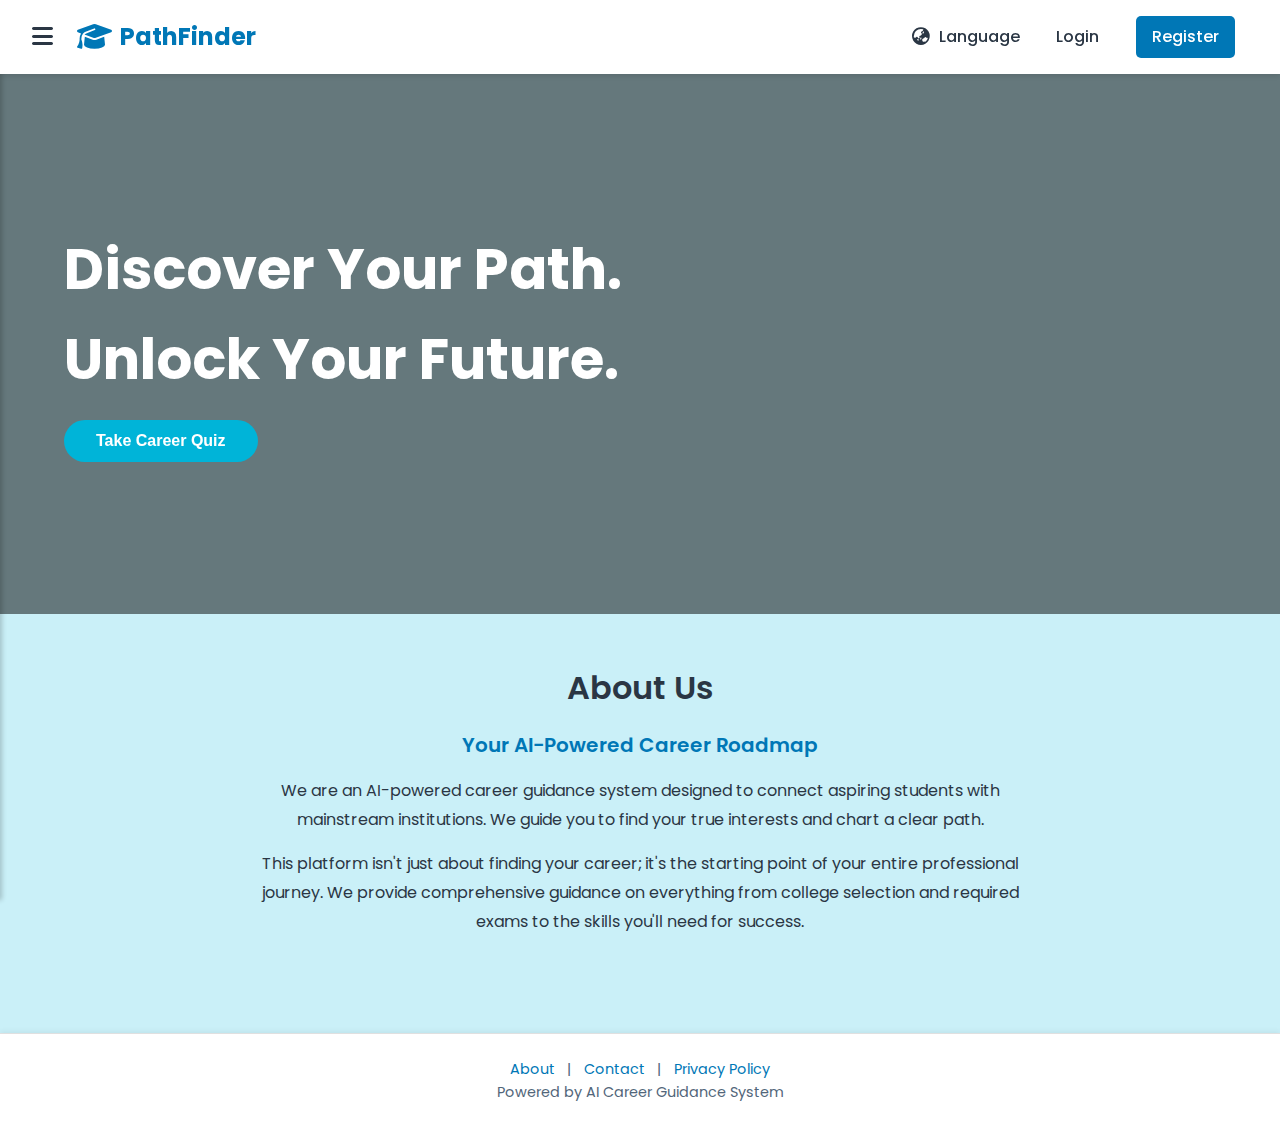
<file: index.html>
<!DOCTYPE html>
<html lang="en">
<head>
    <meta charset="UTF-8">
    <meta name="viewport" content="width=device-width, initial-scale=1.0">
    <title>PathFinder - AI Career Advisor</title>
    <link rel="stylesheet" href="style.css">
    <link rel="stylesheet" href="https://cdnjs.cloudflare.com/ajax/libs/font-awesome/6.1.1/css/all.min.css">
    <link href="https://fonts.googleapis.com/css2?family=Poppins:wght@400;500;600;700&display=swap" rel="stylesheet">
</head>
<body>

    <header class="header">
        <div class="header-left">
            <div class="menu-icon" id="menu-toggle">
                <i class="fas fa-bars"></i>
            </div>
            <div class="logo">
                <i class="fas fa-graduation-cap"></i> PathFinder
            </div>
        </div>
        <div class="header-right">
            <a href="https://huggingface.co/ai4bharat/indic-conformer-600m-multilingual" target="_blank" class="nav-link language-link">
                <i class="fas fa-globe-asia"></i> Language
            </a>
            <a href="login.html" class="nav-link">Login</a>
            <a href="register.html" class="nav-link register-btn">Register</a>
        </div>
    </header>

    <nav class="side-menu" id="side-menu">
        <a href="index.html" class="menu-item active">Home</a>
        <a href="dashboard.html" class="menu-item">Dashboard</a>
        <a href="#" class="menu-item">Quiz</a>
        <a href="#" class="menu-item">Institutions</a>
        <a href="#" class="menu-item">Subjects</a>
        <a href="#" class="menu-item">About Us</a>
    </nav>

    <main>
        <section class="hero-section">
    <div class="hero-content">
        <h1>Discover Your Path.<br>Unlock Your Future.</h1>
        <a href="http://localhost:8501" class="cta-link">
            <button class="cta-button">Take Career Quiz</button>
        </a>
    </div>
</section>

        <section class="about-us-section">
            <div class="about-us-content">
                <h2>About Us</h2>
                <h3 class="highlight">Your AI-Powered Career Roadmap</h3>
                <p>We are an AI-powered career guidance system designed to connect aspiring students with mainstream institutions. We guide you to find your true interests and chart a clear path.</p>
                <p>This platform isn't just about finding your career; it's the starting point of your entire professional journey. We provide comprehensive guidance on everything from college selection and required exams to the skills you'll need for success.</p>
            </div>
        </section>
    </main>

    <footer class="footer">
        <div class="footer-links">
            <a href="#">About</a> | <a href="#">Contact</a> | <a href="#">Privacy Policy</a>
        </div>
        <p>Powered by AI Career Guidance System</p>
    </footer>

    <script src="script.js"></script>
</body>
</html>
</file>
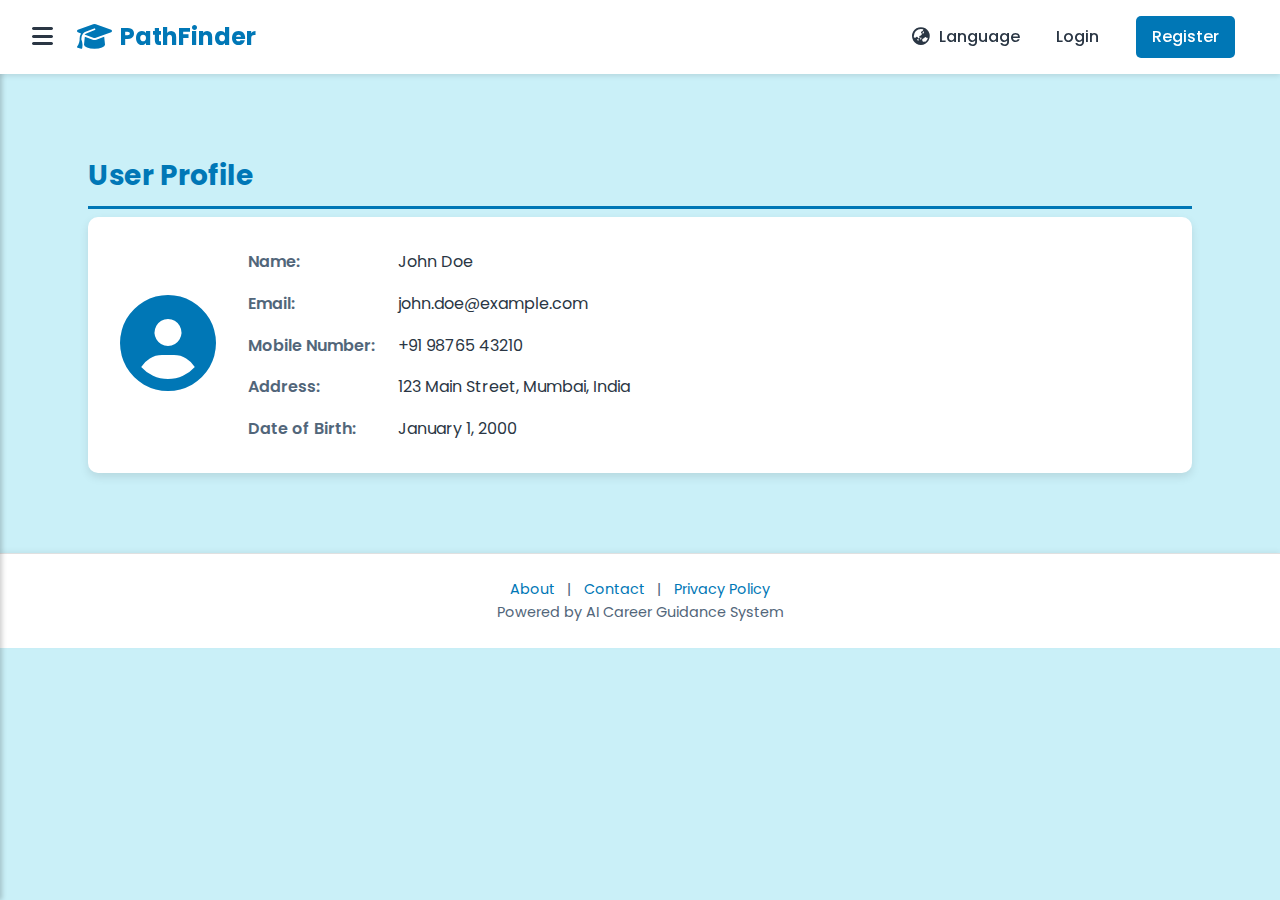
<file: dashboard.html>
<!DOCTYPE html>
<html lang="en">
<head>
    <meta charset="UTF-8">
    <meta name="viewport" content="width=device-width, initial-scale=1.0">
    <title>PathFinder - Dashboard</title>
    <link rel="stylesheet" href="style.css">
    <link rel="stylesheet" href="https://cdnjs.cloudflare.com/ajax/libs/font-awesome/6.1.1/css/all.min.css">
    <link href="https://fonts.googleapis.com/css2?family=Poppins:wght@400;500;600;700&display=swap" rel="stylesheet">
</head>
<body>

    <header class="header">
        <div class="header-left">
            <div class="menu-icon" id="menu-toggle">
                <i class="fas fa-bars"></i>
            </div>
            <div class="logo">
                <i class="fas fa-graduation-cap"></i> PathFinder
            </div>
        </div>
        <div class="header-right">
            <a href="https://huggingface.co/ai4bharat/indic-conformer-600m-multilingual" target="_blank" class="nav-link language-link">
                <i class="fas fa-globe-asia"></i> Language
            </a>
            <a href="login.html" class="nav-link">Login</a>
            <a href="register.html" class="nav-link register-btn">Register</a>
        </div>
    </header>

    <nav class="side-menu" id="side-menu">
        <a href="index.html" class="menu-item">Home</a>
        <a href="dashboard.html" class="menu-item active">Dashboard</a>
        <a href="subjects.html" class="menu-item">Subjects</a>
        <a href="institutions.html" class="menu-item">Institutions</a>
        <a href="#" class="menu-item">Quiz</a>
        <a href="#" class="menu-item">About Us</a>
    </nav>

    <main class="dashboard-page">
        <section class="profile-section">
            <h2 class="section-heading">User Profile</h2>
            <div class="profile-card">
                <div class="profile-avatar">
                    <i class="fas fa-user-circle"></i>
                </div>
                <div class="profile-details">
                    <div class="profile-item">
                        <span class="label">Name:</span>
                        <span class="value">John Doe</span>
                    </div>
                    <div class="profile-item">
                        <span class="label">Email:</span>
                        <span class="value">john.doe@example.com</span>
                    </div>
                    <div class="profile-item">
                        <span class="label">Mobile Number:</span>
                        <span class="value">+91 98765 43210</span>
                    </div>
                    <div class="profile-item">
                        <span class="label">Address:</span>
                        <span class="value">123 Main Street, Mumbai, India</span>
                    </div>
                    <div class="profile-item">
                        <span class="label">Date of Birth:</span>
                        <span class="value">January 1, 2000</span>
                    </div>
                </div>
            </div>
        </section>
    </main>

    <footer class="footer">
        <div class="footer-links">
            <a href="#">About</a> | <a href="#">Contact</a> | <a href="#">Privacy Policy</a>
        </div>
        <p>Powered by AI Career Guidance System</p>
    </footer>

    <script src="script.js"></script>
</body>
</html>
</file>
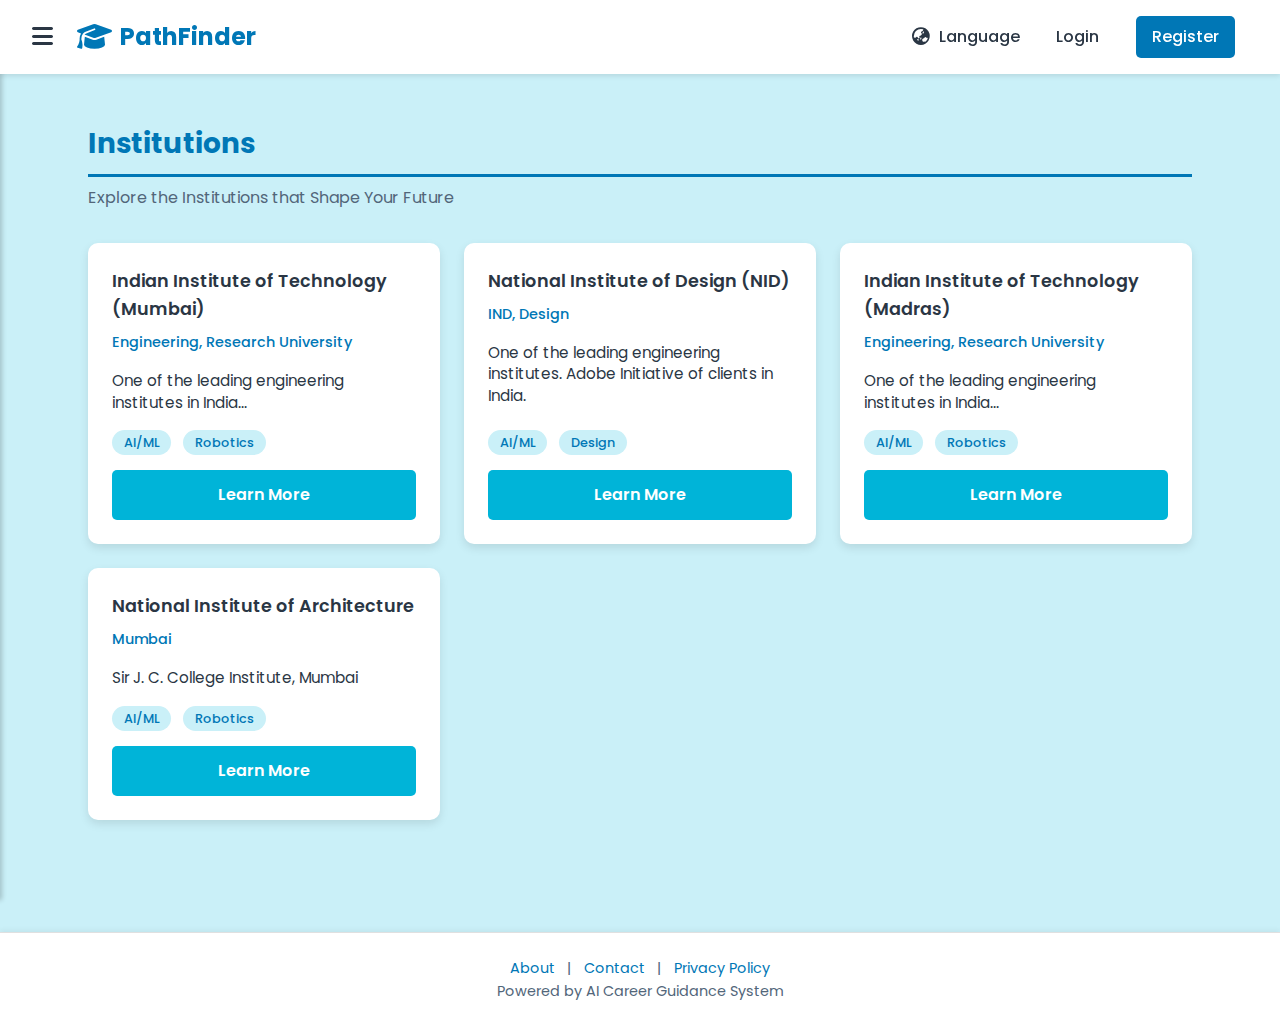
<file: institutions.html>
<!DOCTYPE html>
<html lang="en">
<head>
    <meta charset="UTF-8">
    <meta name="viewport" content="width=device-width, initial-scale=1.0">
    <title>PathFinder - Institutions</title>
    <link rel="stylesheet" href="style.css">
    <link rel="stylesheet" href="https://cdnjs.cloudflare.com/ajax/libs/font-awesome/6.1.1/css/all.min.css">
    <link href="https://fonts.googleapis.com/css2?family=Poppins:wght@400;500;600;700&display=swap" rel="stylesheet">
</head>
<body>

    <header class="header">
        <div class="header-left">
            <div class="menu-icon" id="menu-toggle">
                <i class="fas fa-bars"></i>
            </div>
            <div class="logo">
                <i class="fas fa-graduation-cap"></i> PathFinder
            </div>
        </div>
        <div class="header-right">
            <a href="https://huggingface.co/ai4bharat/indic-conformer-600m-multilingual" target="_blank" class="nav-link language-link">
                <i class="fas fa-globe-asia"></i> Language
            </a>
            <a href="login.html" class="nav-link">Login</a>
            <a href="register.html" class="nav-link register-btn">Register</a>
        </div>
    </header>

    <nav class="side-menu" id="side-menu">
        <a href="index.html" class="menu-item">Home</a>
        <a href="dashboard.html" class="menu-item">Dashboard</a>
        <a href="subjects.html" class="menu-item">Subjects</a>
        <a href="institutions.html" class="menu-item active">Institutions</a>
        <a href="#" class="menu-item">Quiz</a>
        <a href="#" class="menu-item">About Us</a>
    </nav>

    <main class="institutions-page">
        <section class="institutions-section">
            <h2 class="section-heading">Institutions</h2>
            <p class="section-subheading">Explore the Institutions that Shape Your Future</p>
            <div class="institution-grid">
                <div class="institution-card">
                    <h3>Indian Institute of Technology (Mumbai)</h3>
                    <p class="institution-meta">Engineering, Research University</p>
                    <p class="institution-description">One of the leading engineering institutes in India...</p>
                    <div class="institution-tags">
                        <span>AI/ML</span>
                        <span>Robotics</span>
                    </div>
                    <a href="https://www.iitb.ac.in/" target="_blank" class="learn-more-btn">Learn More</a>
                </div>
                <div class="institution-card">
                    <h3>National Institute of Design (NID)</h3>
                    <p class="institution-meta">IND, Design</p>
                    <p class="institution-description">One of the leading engineering institutes. Adobe Initiative of clients in India.</p>
                    <div class="institution-tags">
                        <span>AI/ML</span>
                        <span>Design</span>
                    </div>
                    <a href="https://www.nid.edu/" target="_blank" class="learn-more-btn">Learn More</a>
                </div>
                 <div class="institution-card">
                    <h3>Indian Institute of Technology (Madras)</h3>
                    <p class="institution-meta">Engineering, Research University</p>
                    <p class="institution-description">One of the leading engineering institutes in India...</p>
                    <div class="institution-tags">
                        <span>AI/ML</span>
                        <span>Robotics</span>
                    </div>
                    <a href="https://www.iitm.ac.in/" target="_blank" class="learn-more-btn">Learn More</a>
                </div>
                 <div class="institution-card">
                    <h3>National Institute of Architecture</h3>
                    <p class="institution-meta">Mumbai</p>
                    <p class="institution-description">Sir J. C. College Institute, Mumbai</p>
                    <div class="institution-tags">
                        <span>AI/ML</span>
                        <span>Robotics</span>
                    </div>
                    <a href="https://jnaf.org/" target="_blank" class="learn-more-btn">Learn More</a>
                </div>
            </div>
        </section>
    </main>

    <footer class="footer">
        <div class="footer-links">
            <a href="#">About</a> | <a href="#">Contact</a> | <a href="#">Privacy Policy</a>
        </div>
        <p>Powered by AI Career Guidance System</p>
    </footer>

    <script src="script.js"></script>
</body>
</html>
</file>
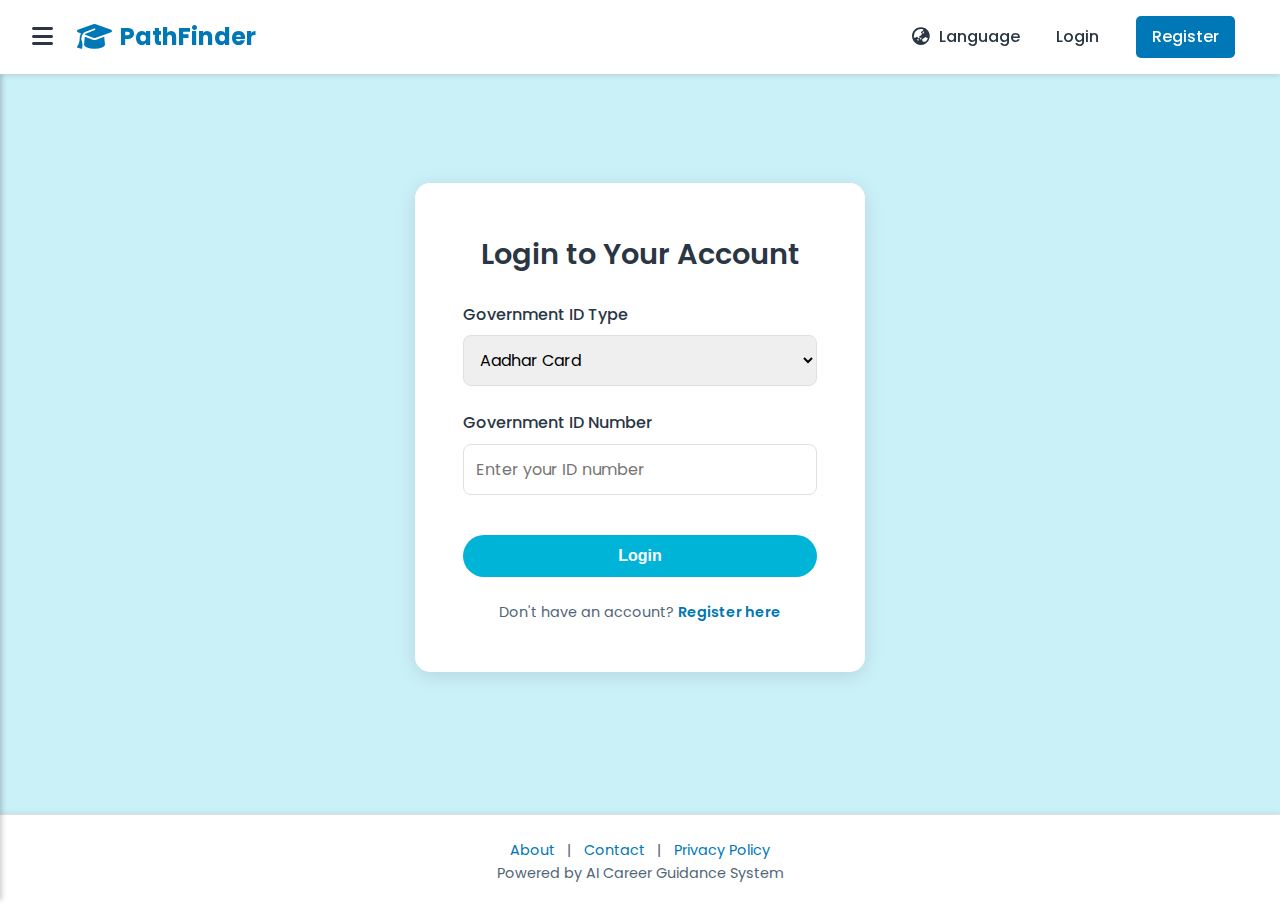
<file: login.html>
<!DOCTYPE html>
<html lang="en">
<head>
    <meta charset="UTF-8">
    <meta name="viewport" content="width=device-width, initial-scale=1.0">
    <title>PathFinder - Login</title>
    <link rel="stylesheet" href="style.css">
    <link rel="stylesheet" href="https://cdnjs.cloudflare.com/ajax/libs/font-awesome/6.1.1/css/all.min.css">
    <link href="https://fonts.googleapis.com/css2?family=Poppins:wght@400;500;600;700&display=swap" rel="stylesheet">
    <script src="https://www.google.com/recaptcha/api.js" async defer></script>
</head>
<body>

    <header class="header">
        <div class="header-left">
            <div class="menu-icon" id="menu-toggle">
                <i class="fas fa-bars"></i>
            </div>
            <div class="logo">
                <i class="fas fa-graduation-cap"></i> PathFinder
            </div>
        </div>
        <div class="header-right">
            <a href="https://huggingface.co/ai4bharat/indic-conformer-600m-multilingual" target="_blank" class="nav-link language-link">
                <i class="fas fa-globe-asia"></i> Language
            </a>
            <a href="login.html" class="nav-link">Login</a>
            <a href="register.html" class="nav-link register-btn">Register</a>
        </div>
    </header>

    <nav class="side-menu" id="side-menu">
        <a href="index.html" class="menu-item">Home</a>
        <a href="dashboard.html" class="menu-item active">Dashboard</a>
        <a href="#" class="menu-item">Quiz</a>
        <a href="#" class="menu-item">Institutions</a>
        <a href="#" class="menu-item">Subjects</a>
        <a href="#" class="menu-item">About Us</a>
    </nav>

    <main class="form-page">
        <div class="form-container">
            <h2>Login to Your Account</h2>
            <form>
                <div class="form-group">
                    <label for="govIdType">Government ID Type</label>
                    <select id="govIdType" name="govIdType">
                        <option value="aadhar">Aadhar Card</option>
                        <option value="pan">PAN Card</option>
                        <option value="driverLicense">Driver's License</option>
                    </select>
                </div>
                <div class="form-group">
                    <label for="govIdNumber">Government ID Number</label>
                    <input type="text" id="govIdNumber" name="govIdNumber" placeholder="Enter your ID number" required>
                </div>
                <div class="g-recaptcha" data-sitekey="YOUR_RECAPTCHA_SITE_KEY"></div>
                <button type="submit" class="cta-button form-button">Login</button>
            </form>
            <p class="form-switch">Don't have an account? <a href="register.html">Register here</a></p>
        </div>
    </main>

    <footer class="footer">
        <div class="footer-links">
            <a href="#">About</a> | <a href="#">Contact</a> | <a href="#">Privacy Policy</a>
        </div>
        <p>Powered by AI Career Guidance System</p>
    </footer>

    <script src="script.js"></script>
</body>
</html>
</file>
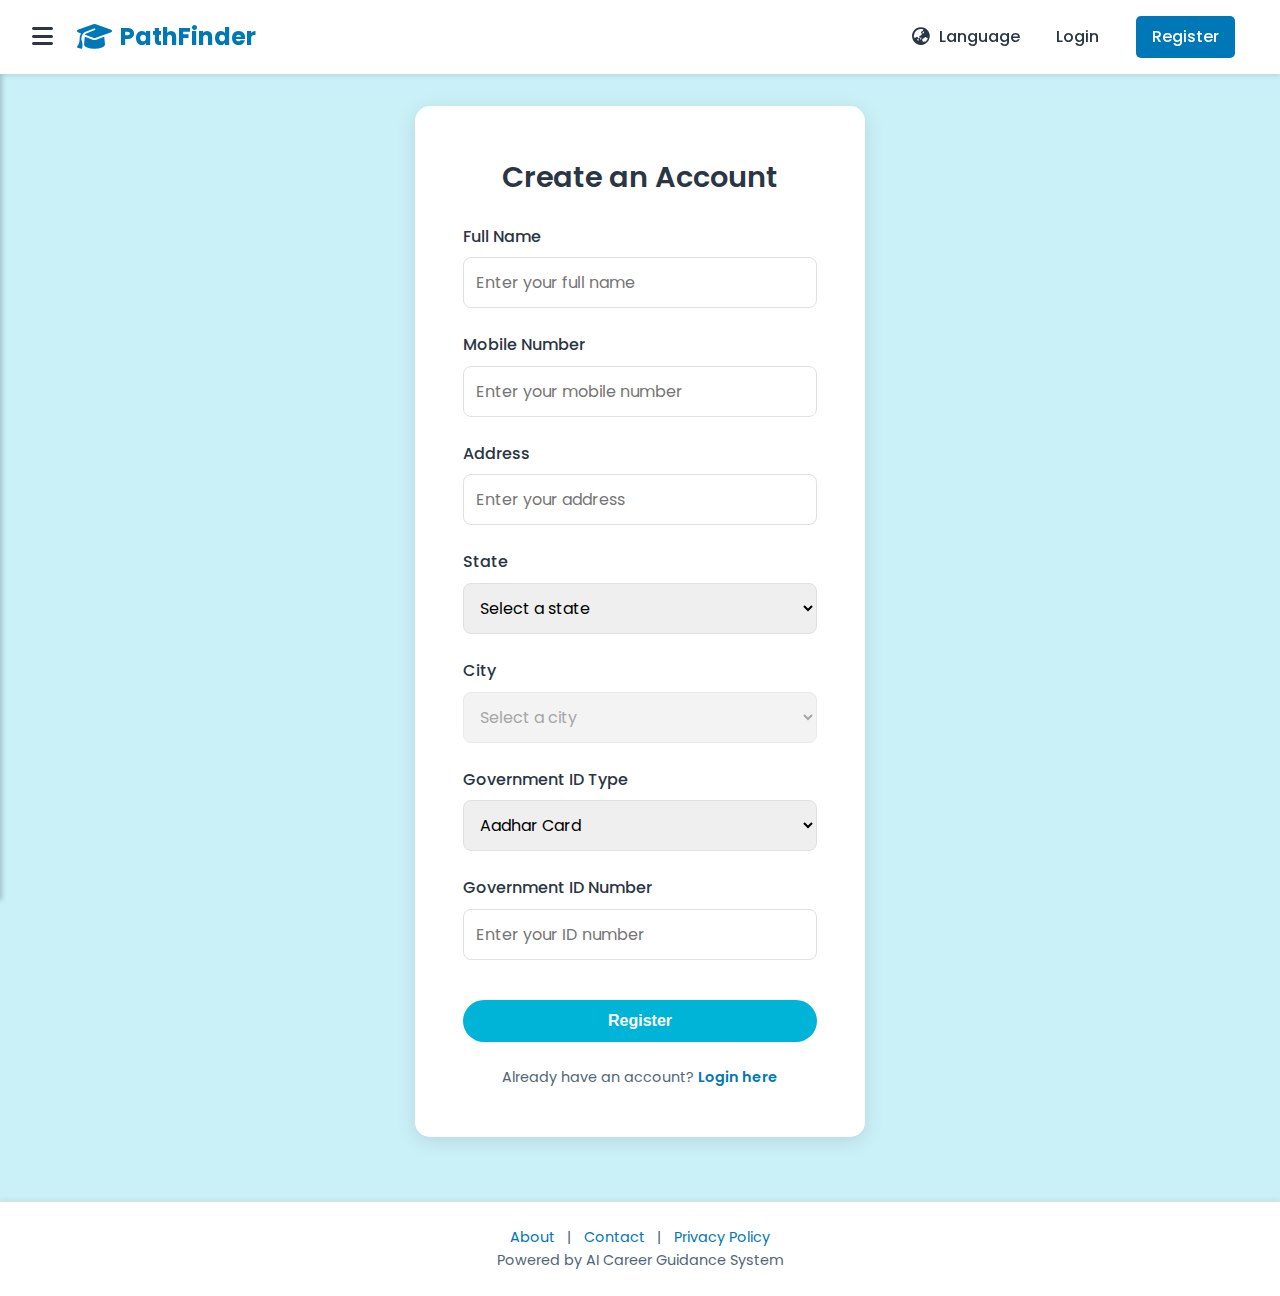
<file: register.html>
<!DOCTYPE html>
<html lang="en">
<head>
    <meta charset="UTF-8">
    <meta name="viewport" content="width=device-width, initial-scale=1.0">
    <title>PathFinder - Register</title>
    <link rel="stylesheet" href="style.css">
    <link rel="stylesheet" href="https://cdnjs.cloudflare.com/ajax/libs/font-awesome/6.1.1/css/all.min.css">
    <link href="https://fonts.googleapis.com/css2?family=Poppins:wght@400;500;600;700&display=swap" rel="stylesheet">
</head>
<body>

    <header class="header">
        <div class="header-left">
            <div class="menu-icon" id="menu-toggle">
                <i class="fas fa-bars"></i>
            </div>
            <div class="logo">
                <i class="fas fa-graduation-cap"></i> PathFinder
            </div>
        </div>
        <div class="header-right">
            <a href="https://huggingface.co/ai4bharat/indic-conformer-600m-multilingual" target="_blank" class="nav-link language-link">
                <i class="fas fa-globe-asia"></i> Language
            </a>
            <a href="login.html" class="nav-link">Login</a>
            <a href="register.html" class="nav-link register-btn">Register</a>
        </div>
    </header>

    <nav class="side-menu" id="side-menu">
        <a href="index.html" class="menu-item">Home</a>
        <a href="dashboard.html" class="menu-item">Dashboard</a>
        <a href="#" class="menu-item">Quiz</a>
        <a href="#" class="menu-item">Institutions</a>
        <a href="#" class="menu-item">Subjects</a>
        <a href="#" class="menu-item">About Us</a>
    </nav>

    <main class="form-page">
        <div class="form-container">
            <h2>Create an Account</h2>
            <form>
                <div class="form-group">
                    <label for="fullName">Full Name</label>
                    <input type="text" id="fullName" name="fullName" placeholder="Enter your full name" required>
                </div>
                <div class="form-group">
                    <label for="mobileNumber">Mobile Number</label>
                    <input type="tel" id="mobileNumber" name="mobileNumber" placeholder="Enter your mobile number" required>
                </div>
                <div class="form-group">
                    <label for="address">Address</label>
                    <input type="text" id="address" name="address" placeholder="Enter your address" required>
                </div>
                <div class="form-group">
                    <label for="state">State</label>
                    <select id="state" name="state" required>
                        <option value="">Select a state</option>
                        </select>
                </div>
                <div class="form-group">
                    <label for="city">City</label>
                    <select id="city" name="city" required disabled>
                        <option value="">Select a city</option>
                        </select>
                </div>
                <div class="form-group">
                    <label for="govIdType">Government ID Type</label>
                    <select id="govIdType" name="govIdType" required>
                        <option value="aadhar">Aadhar Card</option>
                        <option value="pan">PAN Card</option>
                        <option value="driverLicense">Driver's License</option>
                    </select>
                </div>
                <div class="form-group">
                    <label for="govIdNumber">Government ID Number</label>
                    <input type="text" id="govIdNumber" name="govIdNumber" placeholder="Enter your ID number" required>
                </div>
                <button type="submit" class="cta-button form-button">Register</button>
            </form>
            <p class="form-switch">Already have an account? <a href="login.html">Login here</a></p>
        </div>
    </main>

    <footer class="footer">
        <div class="footer-links">
            <a href="#">About</a> | <a href="#">Contact</a> | <a href="#">Privacy Policy</a>
        </div>
        <p>Powered by AI Career Guidance System</p>
    </footer>

    <script src="script.js"></script>
</body>
</html>
</file>
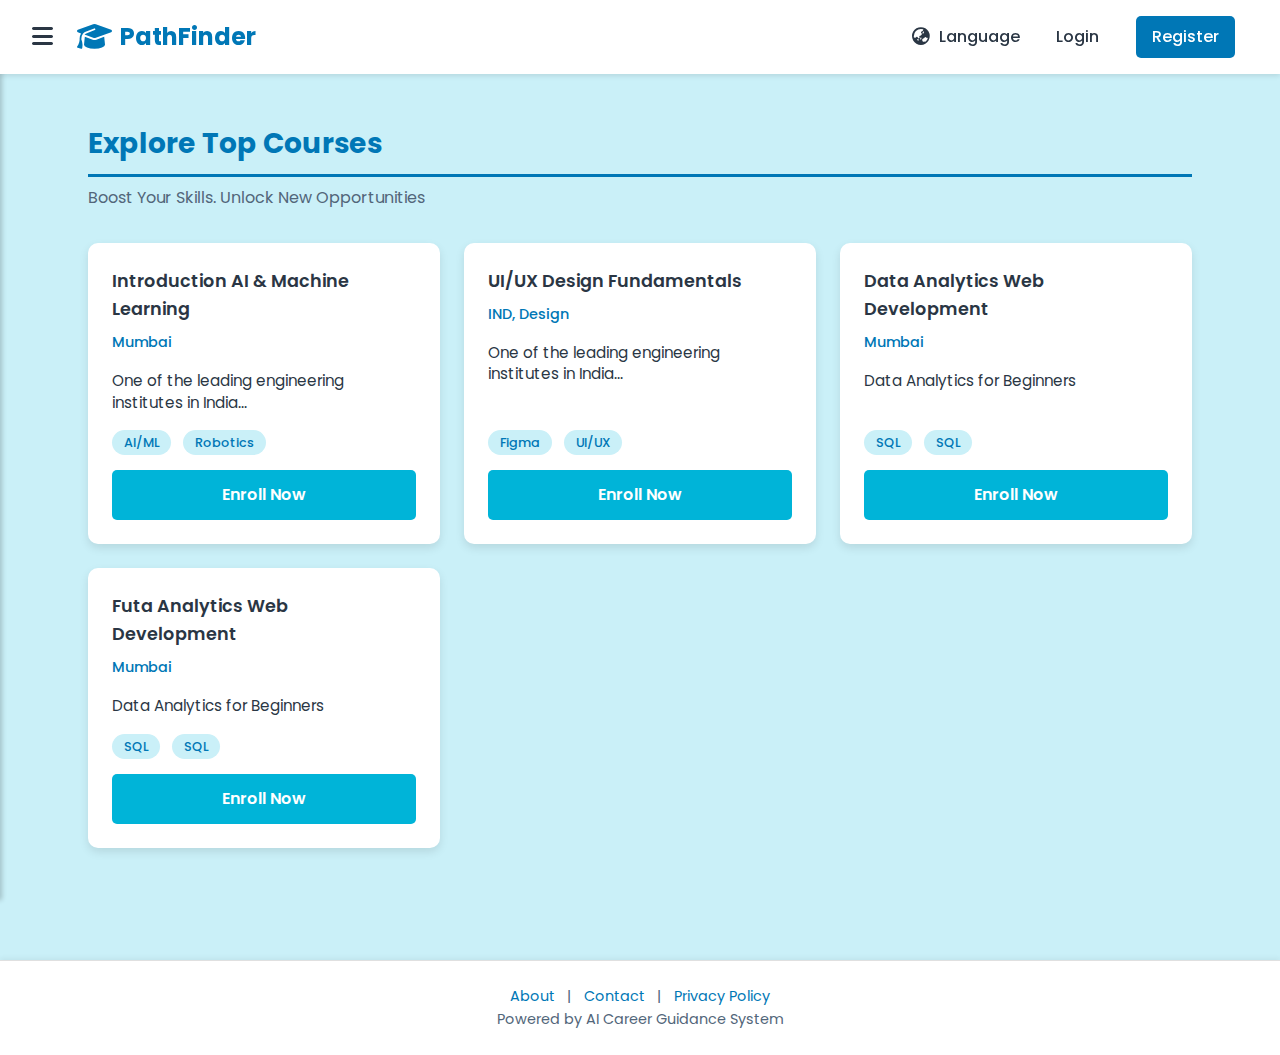
<file: subjects.html>
<!DOCTYPE html>
<html lang="en">
<head>
    <meta charset="UTF-8">
    <meta name="viewport" content="width=device-width, initial-scale=1.0">
    <title>PathFinder - Subjects</title>
    <link rel="stylesheet" href="style.css">
    <link rel="stylesheet" href="https://cdnjs.cloudflare.com/ajax/libs/font-awesome/6.1.1/css/all.min.css">
    <link href="https://fonts.googleapis.com/css2?family=Poppins:wght@400;500;600;700&display=swap" rel="stylesheet">
</head><body>

    <header class="header">
        <div class="header-left">
            <div class="menu-icon" id="menu-toggle">
                <i class="fas fa-bars"></i>
            </div>
            <div class="logo">
                <i class="fas fa-graduation-cap"></i> PathFinder
            </div>
        </div>
        <div class="header-right">
            <a href="https://huggingface.co/ai4bharat/indic-conformer-600m-multilingual" target="_blank" class="nav-link language-link">
                <i class="fas fa-globe-asia"></i> Language
            </a>
            <a href="login.html" class="nav-link">Login</a>
            <a href="register.html" class="nav-link register-btn">Register</a>
        </div>
    </header>

    <nav class="side-menu" id="side-menu">
        <a href="index.html" class="menu-item">Home</a>
        <a href="dashboard.html" class="menu-item">Dashboard</a>
        <a href="subjects.html" class="menu-item active">Subjects</a>
        <a href="institutions.html" class="menu-item">Institutions</a>
        <a href="#" class="menu-item">Quiz</a>
        <a href="#" class="menu-item">About Us</a>
    </nav>

    <main class="subjects-page">
        <section class="top-courses-section">
            <h2 class="section-heading">Explore Top Courses</h2>
            <p class="section-subheading">Boost Your Skills. Unlock New Opportunities</p>
            <div class="course-grid">
                <div class="course-card">
                    <h3>Introduction AI & Machine Learning</h3>
                    <p class="course-meta">Mumbai</p>
                    <p class="course-description">One of the leading engineering institutes in India...</p>
                    <div class="course-tags">
                        <span>AI/ML</span>
                        <span>Robotics</span>
                    </div>
                    <a href="https://www.iitb.ac.in/academics/courses" target="_blank" class="enroll-btn">Enroll Now</a>
                </div>
                <div class="course-card">
                    <h3>UI/UX Design Fundamentals</h3>
                    <p class="course-meta">IND, Design</p>
                    <p class="course-description">One of the leading engineering institutes in India...</p>
                    <div class="course-tags">
                        <span>Figma</span>
                        <span>UI/UX</span>
                    </div>
                    <a href="https://www.nid.edu/academics/programmes/masters-in-design" target="_blank" class="enroll-btn">Enroll Now</a>
                </div>
                <div class="course-card">
                    <h3>Data Analytics Web Development</h3>
                    <p class="course-meta">Mumbai</p>
                    <p class="course-description">Data Analytics for Beginners</p>
                    <div class="course-tags">
                        <span>SQL</span>
                        <span>SQL</span>
                    </div>
                    <a href="https://online.iitb.ac.in/" target="_blank" class="enroll-btn">Enroll Now</a>
                </div>
                <div class="course-card">
                    <h3>Futa Analytics Web Development</h3>
                    <p class="course-meta">Mumbai</p>
                    <p class="course-description">Data Analytics for Beginners</p>
                    <div class="course-tags">
                        <span>SQL</span>
                        <span>SQL</span>
                    </div>
                    <a href="https://www.coursera.org/" target="_blank" class="enroll-btn">Enroll Now</a>
                </div>
            </div>
        </section>
    </main>

    <footer class="footer">
        <div class="footer-links">
            <a href="#">About</a> | <a href="#">Contact</a> | <a href="#">Privacy Policy</a>
        </div>
        <p>Powered by AI Career Guidance System</p>
    </footer>

    <script src="script.js"></script>
</body>
</html>
</file>
<file: style.css>
:root {
    --primary-blue: #0077B6;
    --secondary-blue: #00B4D8;
    --dark-blue: #03045E;
    --tertiary-blue: #caf0f8;
    --card-bg: #ffffff;
    --text-dark: #2A3644;
    --text-light: #52667A;
    --border-light: #e0e0e0;
    --green-icon: #4CAF50;
    --yellow-icon: #FFC107;
}

* {
    box-sizing: border-box;
    margin: 0;
    padding: 0;
}

body {
    font-family: 'Poppins', sans-serif;
    background-color: var(--tertiary-blue);
    color: var(--text-dark);
    line-height: 1.6;
}

/* --- Header --- */
.header {
    display: flex;
    justify-content: space-between;
    align-items: center;
    padding: 1rem 3rem;
    background-color: var(--card-bg);
    box-shadow: 0 2px 10px rgba(0, 0, 0, 0.05);
}

.header-left {
    display: flex;
    align-items: center;
}

.menu-icon {
    font-size: 1.5rem;
    color: var(--text-dark);
    cursor: pointer;
    margin-right: 1.5rem;
}

.logo {
    font-size: 1.5rem;
    font-weight: 700;
    color: var(--primary-blue);
}

.logo i {
    margin-right: 0.5rem;
}

.header-right {
    display: flex;
    align-items: center;
}

.nav-link {
    text-decoration: none;
    color: var(--text-light);
    margin: 0 0.8rem;
    font-weight: 500;
    transition: color 0.3s;
}

.nav-link:hover {
    color: var(--primary-blue);
}

.register-btn {
    background-color: var(--primary-blue);
    color: #fff;
    padding: 0.5rem 1rem;
    border-radius: 5px;
    margin-left: 1rem;
    transition: background-color 0.3s, transform 0.2s;
}

.register-btn:hover {
    background-color: var(--dark-blue);
    transform: translateY(-2px);
}

.language-link {
    display: flex;
    align-items: center;
    gap: 0.25rem;
}
.language-link i {
    font-size: 1.1rem;
}

/* --- Side Menu --- */
.side-menu {
    position: fixed;
    top: 0;
    left: -250px;
    width: 250px;
    height: 100%;
    background-color: #fff;
    box-shadow: 2px 0 10px rgba(0, 0, 0, 0.1);
    display: flex;
    flex-direction: column;
    padding-top: 5rem;
    transition: left 0.3s ease-in-out;
    z-index: 1000;
}

.side-menu.active {
    left: 0;
}

.side-menu .menu-item {
    text-decoration: none;
    color: var(--text-dark);
    padding: 1rem 2rem;
    font-size: 1.1rem;
    font-weight: 500;
    transition: background-color 0.3s, color 0.3s;
}

.side-menu .menu-item:hover, .side-menu .menu-item.active {
    background-color: var(--secondary-blue);
    color: var(--primary-blue);
    
}

/* --- Hero Section --- */
.hero-section {
    background-image: url('https://t3.ftcdn.net/jpg/09/43/27/26/360_F_943272613_O4xif7C42cWAfmJY7t2p7Zkk1TGphjgB.jpg');
    background-size: cover;
    background-position: center;
    background-repeat: no-repeat;
    height: 60vh;
    display: flex;
    align-items: center;
    position: relative;
    padding: 0 4rem; /* Padding for text alignment */
    color: #fff;
}

.hero-section::before {
    content: '';
    position: absolute;
    top: 0;
    left: 0;
    width: 100%;
    height: 100%;
    background-color: rgba(0, 0, 0, 0.5);
    backdrop-filter: blur(2px); /* Blur effect */
    z-index: 0;
}

.hero-content {
    position: relative;
    z-index: 1;
    text-align: left;
}

.hero-content h1 {
    font-size: 3.5rem;
    font-weight: 700;
    margin-bottom: 1rem;
}

.cta-button {
    padding: 0.75rem 2rem;
    border: none;
    border-radius: 50px;
    background-color: var(--secondary-blue);
    color: #fff;
    font-size: 1rem;
    font-weight: 600;
    cursor: pointer;
    transition: background-color 0.3s, transform 0.2s;
}

.cta-button:hover {
    background-color: #79aeda;
    transform: translateY(-2px);
}

/* --- About Us Section --- */
.about-us-section {
    padding: 3rem;
    text-align: center;
}

.about-us-content {
    max-width: 800px;
    margin: 0 auto;
}

.about-us-content h2 {
    font-size: 2rem;
    font-weight: 600;
    margin-bottom: 1rem;
}

.about-us-content .highlight {
    font-size: 1.25rem;
    font-weight: 600;
    color: var(--primary-blue);
    margin-bottom: 1rem;
    display: inline-block;
}

.about-us-content p {
    font-size: 1rem;
    color: var(--text-dark);
    margin-bottom: 1rem;
    line-height: 1.8;
}

/* --- Dashboard Page Styles --- */
.dashboard-page {
    padding: 3rem;
    max-width: 1000px;
    margin: 0 auto;
}

.dashboard-section {
    background-color: var(--card-bg);
    padding: 2.5rem;
    border-radius: 15px;
    box-shadow: 0 4px 15px rgba(0, 0, 0, 0.1);
    margin-bottom: 2rem;
}

.section-heading {
    font-size: 1.75rem;
    font-weight: 700;
    color: var(--primary-blue);
    margin-bottom: 1.5rem;
    border-bottom: 3px solid var(--primary-blue);
    padding-bottom: 0.5rem;
}

.sub-heading {
    font-size: 1.25rem;
    font-weight: 600;
    color: var(--text-dark);
    margin-top: 1.5rem;
    margin-bottom: 1rem;
}

.career-quiz-content {
    display: flex;
    flex-direction: column;
    align-items: center;
    gap: 2rem;
}

.pie-chart-container {
    width: 250px;
    height: 250px;
}
.highlighted-results {
    text-align: center;
}

.highlight-label {
    font-size: 1.1rem;
    font-weight: 600;
    color: var(--text-dark);
    margin-bottom: 0.5rem;
}

.highlight-result {
    font-size: 1.2rem;
    font-weight: 700;
    color: var(--dark-blue);
    margin: 0.5rem 0;
}

.highlight-result i {
    color: var(--primary-blue);
    margin-right: 0.5rem;
}

.journey-ahead, .skills-to-master, .institutions-list {
    margin-top: 2rem;
}

.path-list, .skills-list, .institutions-list {
    list-style: none;
    padding: 0;
}

.path-list li, .skills-list li, .institutions-list li {
    font-size: 1rem;
    margin-bottom: 0.75rem;
    color: var(--text-light);
    display: flex;
    align-items: center;
    gap: 0.75rem;
}

.path-list li i, .skills-list li i, .institutions-list li i {
    color: var(--secondary-blue);
}

.skills-list li b {
    color: var(--dark-blue);
}

.skills-icon, .institution-icon {
    font-size: 1.1rem;
}

hr {
    border: none;
    border-top: 1px dashed var(--border-light);
    margin: 3rem 0;
}


/* --- Form Page Styles --- */
.form-page {
    display: flex;
    justify-content: center;
    align-items: center;
    min-height: calc(100vh - 12rem); /* Adjust based on header/footer height */
    padding: 2rem 1rem;
}

.form-container {
    background-color: var(--card-bg);
    padding: 3rem;
    border-radius: 15px;
    box-shadow: 0 4px 20px rgba(0, 0, 0, 0.1);
    width: 100%;
    max-width: 450px;
    text-align: center;
}

.form-container h2 {
    font-size: 1.8rem;
    font-weight: 600;
    margin-bottom: 1.5rem;
}

.form-group {
    text-align: left;
    margin-bottom: 1.5rem;
}

.form-group label {
    display: block;
    font-weight: 500;
    margin-bottom: 0.5rem;
}

.form-group input, .form-group select {
    width: 100%;
    padding: 0.75rem;
    border: 1px solid var(--border-light);
    border-radius: 8px;
    font-size: 1rem;
    font-family: 'Poppins', sans-serif;
}

.form-group input:focus, .form-group select:focus {
    outline: none;
    border-color: var(--primary-blue);
    box-shadow: 0 0 0 2px rgba(0, 119, 182, 0.2);
}

.form-button {
    width: 100%;
    margin-top: 1rem;
}

.form-switch {
    margin-top: 1.5rem;
    font-size: 0.9rem;
    color: var(--text-light);
}

.form-switch a {
    color: var(--primary-blue);
    text-decoration: none;
    font-weight: 600;
}

/* --- Footer --- */
.footer {
    text-align: center;
    padding: 2rem;
    background-color: var(--card-bg);
    border-top: 1px solid var(--border-light);
    color: var(--text-light);
    font-size: 0.9rem;
}

.footer-links a {
    text-decoration: none;
    color: var(--text-light);
    margin: 0 0.5rem;
}

.footer-links a:hover {
    text-decoration: underline;
}
/* --- Dashboard Page Styles --- */
.dashboard-page {
    padding: 3rem;
    max-width: 1200px;
    margin: 0 auto;
}

.top-courses-section,
.institutions-section {
    margin-bottom: 2rem;
}

.section-heading {
    font-size: 1.75rem;
    font-weight: 700;
    color: var(--primary-blue);
    margin-bottom: 0.5rem;
}

.section-subheading {
    font-size: 1rem;
    color: var(--text-light);
    margin-bottom: 2rem;
}

.course-grid,
.institution-grid {
    display: grid;
    grid-template-columns: repeat(auto-fit, minmax(300px, 1fr));
    gap: 1.5rem;
}

.course-card,
.institution-card {
    background-color: var(--card-bg);
    padding: 1.5rem;
    border-radius: 10px;
    box-shadow: 0 4px 10px rgba(0, 0, 0, 0.1);
    display: flex;
    flex-direction: column;
    justify-content: space-between;
    transition: transform 0.2s ease-in-out;
}

.course-card:hover,
.institution-card:hover {
    transform: translateY(-5px);
}

.course-card h3,
.institution-card h3 {
    font-size: 1.1rem;
    font-weight: 600;
    margin-bottom: 0.5rem;
}

.course-meta,
.institution-meta {
    font-size: 0.9rem;
    color: var(--primary-blue);
    margin-bottom: 1rem;
    font-weight: 500;
}

.course-description,
.institution-description {
    font-size: 0.95rem;
    color: var(--text-dark);
    line-height: 1.4;
    margin-bottom: 1rem;
    flex-grow: 1;
}

.course-tags,
.institution-tags {
    margin-bottom: 1rem;
}

.course-tags span,
.institution-tags span {
    background-color: var(--tertiary-blue);
    color: var(--primary-blue);
    font-size: 0.8rem;
    padding: 0.25rem 0.75rem;
    border-radius: 50px;
    margin-right: 0.5rem;
    font-weight: 500;
}

.enroll-btn,
.learn-more-btn {
    display: inline-block;
    width: 100%;
    text-align: center;
    padding: 0.75rem 1.5rem;
    background-color: var(--secondary-blue);
    color: #fff;
    text-decoration: none;
    border-radius: 5px;
    transition: background-color 0.3s;
    font-weight: 600;
}

.enroll-btn:hover,
.learn-more-btn:hover {
    background-color: var(--primary-blue);
}

hr {
    border: none;
    border-top: 1px dashed var(--border-light);
    margin: 3rem 0;
}

/* Other styles from previous responses remain unchanged */
/* General Body and Main Layout */




/* Header */
.header {
    display: flex;
    justify-content: space-between;
    align-items: center;
    padding: 1rem 2rem;
    background-color: var(--card-bg);
    box-shadow: 0 2px 5px rgba(0, 0, 0, 0.1);
    position: sticky;
    top: 0;
    z-index: 1000;
}

.header-left {
    display: flex;
    align-items: center;
}

.logo {
    font-size: 1.5rem;
    font-weight: 700;
    color: var(--primary-blue);
    display: flex;
    align-items: center;
}

.logo i {
    font-size: 1.75rem;
    margin-right: 0.5rem;
}

.header-right {
    display: flex;
    align-items: center;
}

.nav-link {
    text-decoration: none;
    color: var(--text-dark);
    margin-left: 1.5rem;
    font-weight: 500;
    transition: color 0.3s;
}

.nav-link:hover {
    color: var(--primary-blue);
}

.language-link i {
    margin-right: 0.3rem;
}

.register-btn {
    background-color: var(--primary-blue);
    color: #fff;
    padding: 0.5rem 1rem;
    border-radius: 5px;
    transition: background-color 0.3s;
}

.register-btn:hover {
    background-color: var(--secondary-blue);
}

/* Side Menu */
.side-menu {
    position: fixed;
    top: 0;
    left: -250px;
    height: 100%;
    width: 250px;
    
    padding-top: 5rem;
    transition: left 0.3s ease-in-out;
    z-index: 999;
    box-shadow: 2px 0 5px rgba(0, 0, 0, 0.2);
}

.side-menu.open {
    left: 0;
}

.menu-item {
    display: block;
    color: #fff;
    text-decoration: none;
    padding: 1rem 1.5rem;
    font-weight: 500;
    transition: background-color 0.3s;
}

.menu-item:hover,
.menu-item.active {
    background-color: #5fcbe0;
}
.side-menu .menu-item.active {
    background-color:#5fcbe0 ;
    color: var(--primary-blue);
}


/* Main Content */
.dashboard-page,
.institutions-page,
.subjects-page {
    padding: 3rem;
    max-width: 1200px;
    margin: 0 auto;
    transition: margin-left 0.3s ease-in-out;
}

/* User Profile Section */
.profile-section {
    margin-top: 2rem;
}

.profile-card {
    background-color: var(--card-bg);
    padding: 2rem;
    border-radius: 10px;
    box-shadow: 0 4px 10px rgba(0, 0, 0, 0.1);
    display: flex;
    align-items: center;
    gap: 2rem;
}

.profile-avatar {
    font-size: 6rem;
    color: var(--primary-blue);
}

.profile-details {
    display: flex;
    flex-direction: column;
    gap: 1rem;
}

.profile-item {
    display: flex;
    align-items: center;
    font-size: 1rem;
}

.profile-item .label {
    font-weight: 600;
    color: var(--text-light);
    width: 150px;
}

.profile-item .value {
    color: var(--text-dark);
}

/* Card Grid Layouts (Used by institutions.html and subjects.html) */
.section-heading {
    font-size: 1.75rem;
    font-weight: 700;
    color: var(--primary-blue);
    margin-bottom: 0.5rem;
}

.section-subheading {
    font-size: 1rem;
    color: var(--text-light);
    margin-bottom: 2rem;
}

.course-grid,
.institution-grid {
    display: grid;
    grid-template-columns: repeat(auto-fit, minmax(300px, 1fr));
    gap: 1.5rem;
}

.course-card,
.institution-card {
    background-color: var(--card-bg);
    padding: 1.5rem;
    border-radius: 10px;
    box-shadow: 0 4px 10px rgba(0, 0, 0, 0.1);
    display: flex;
    flex-direction: column;
    justify-content: space-between;
    transition: transform 0.2s ease-in-out;
}

.course-card:hover,
.institution-card:hover {
    transform: translateY(-5px);
}

.course-card h3,
.institution-card h3 {
    font-size: 1.1rem;
    font-weight: 600;
    margin-bottom: 0.5rem;
}

.course-meta,
.institution-meta {
    font-size: 0.9rem;
    color: var(--primary-blue);
    margin-bottom: 1rem;
    font-weight: 500;
}

.course-description,
.institution-description {
    font-size: 0.95rem;
    color: var(--text-dark);
    line-height: 1.4;
    margin-bottom: 1rem;
    flex-grow: 1;
}

.course-tags,
.institution-tags {
    margin-bottom: 1rem;
}

.course-tags span,
.institution-tags span {
    background-color: var(--tertiary-blue);
    color: var(--primary-blue);
    font-size: 0.8rem;
    padding: 0.25rem 0.75rem;
    border-radius: 50px;
    margin-right: 0.5rem;
    font-weight: 500;
}

.enroll-btn,
.learn-more-btn {
    display: inline-block;
    width: 100%;
    text-align: center;
    padding: 0.75rem 1.5rem;
    background-color: var(--secondary-blue);
    color: #fff;
    text-decoration: none;
    border-radius: 5px;
    transition: background-color 0.3s;
    font-weight: 600;
}

.enroll-btn:hover,
.learn-more-btn:hover {
    background-color: var(--primary-blue);
}

hr {
    border: none;
    border-top: 1px dashed var(--border-light);
    margin: 3rem 0;
}

/* Footer */
.footer {
    text-align: center;
    padding: 1.5rem;
    background-color: var(--card-bg);
    box-shadow: 0 -2px 5px rgba(0, 0, 0, 0.05);
    margin-top: 2rem;
}

.footer-links a {
    color: var(--primary-blue);
    text-decoration: none;
    margin: 0 0.5rem;
}

.footer-links a:hover {
    text-decoration: underline;
}
</file>
